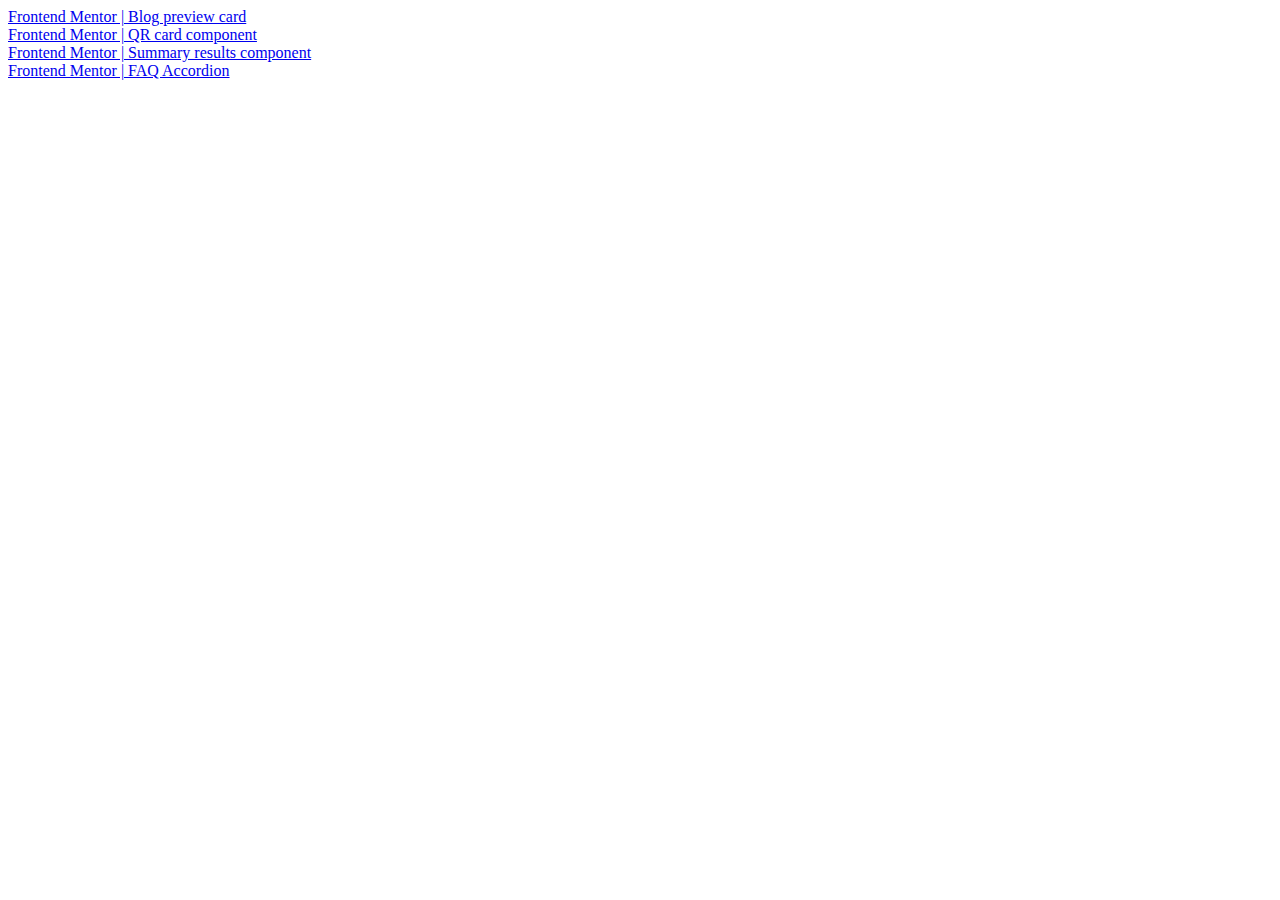
<file: index.html>
<!DOCTYPE html>
<html lang="pl">

<head>
    <meta charset="UTF-8">
    <meta name="viewport" content="width=device-width, initial-scale=1.0">
    <title>Szeri's projects</title>
</head>

<body>
    <header>
        <a href="./projects/others/frontendmentor/1.BlogPreviewCard/blog-preview-card.html">Frontend Mentor | Blog
            preview card</a>
        <br>
        <a href="./projects/others/frontendmentor/2.QRCodeComponent/qr-code-component.html">Frontend Mentor | QR card
            component</a>
        <br>
        <a href="./projects/others/frontendmentor/3.ResultSummaryComponent/result-summary-component.html">Frontend
            Mentor |
            Summary results component</a>
        <br>
        <a href="./projects/others/frontendmentor/4.FAQAccordion/faq-accordion.html">Frontend
            Mentor |
            FAQ Accordion</a>
    </header>
</body>

</html>
</file>
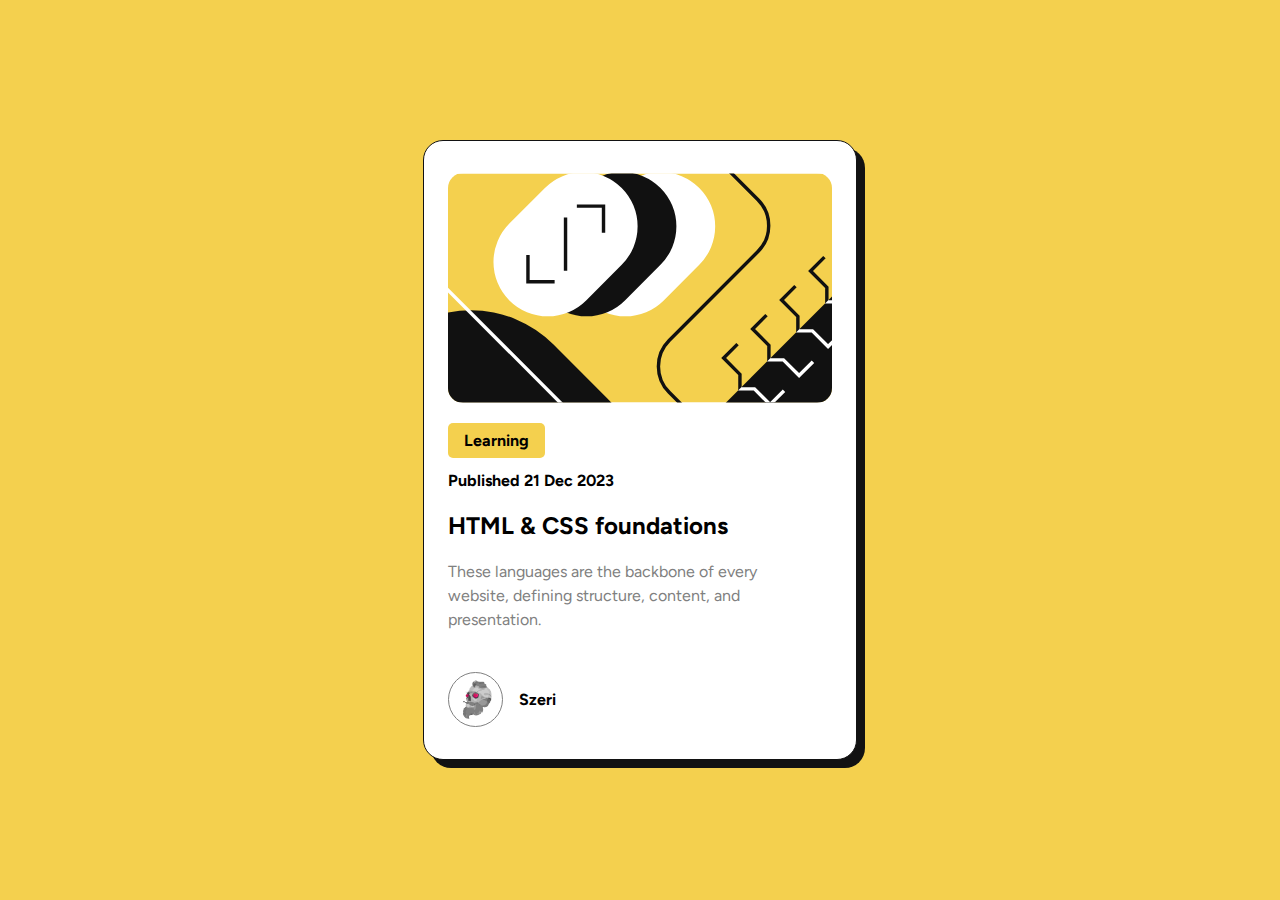
<file: projects/others/frontendmentor/1.BlogPreviewCard/blog-preview-card.html>
<!DOCTYPE html>
<html lang="pl">

<head>
    <meta charset="UTF-8">
    <meta name="viewport" content="width=device-width, initial-scale=1.0">
    <link rel="preconnect" href="https://fonts.googleapis.com">
    <link rel="preconnect" href="https://fonts.gstatic.com" crossorigin>
    <link href="https://fonts.googleapis.com/css2?family=Figtree:wght@400;600;700&display=swap" rel="stylesheet">
    <link rel="stylesheet" href="style.css">
    <link rel="icon" type="image/x-icon" href="../../../../resources/images/favicons/ceterdiv-favicon.png">
    <title>Blog preview card</title>
</head>

<body>

    <div class="card">
        <img class="card__img" src="./assets/images/illustration-article.svg"
            alt="main card picture with dev theme vector graphic">
        <div class="card__body">
            <span class="card__body__tag">Learning</span>
            <h4>Published 21 Dec 2023</h4>
            <h2>HTML & CSS foundations</h2>
            <p>These languages are the backbone of every website, defining structure, content, and presentation.</p>
        </div>
        <div class="card__footer">
            <img src="./assets/images/szeri-logo.png" alt="my profile avatar">
            <span>Szeri</span>
        </div>
    </div>
</body>

</html>
</file>
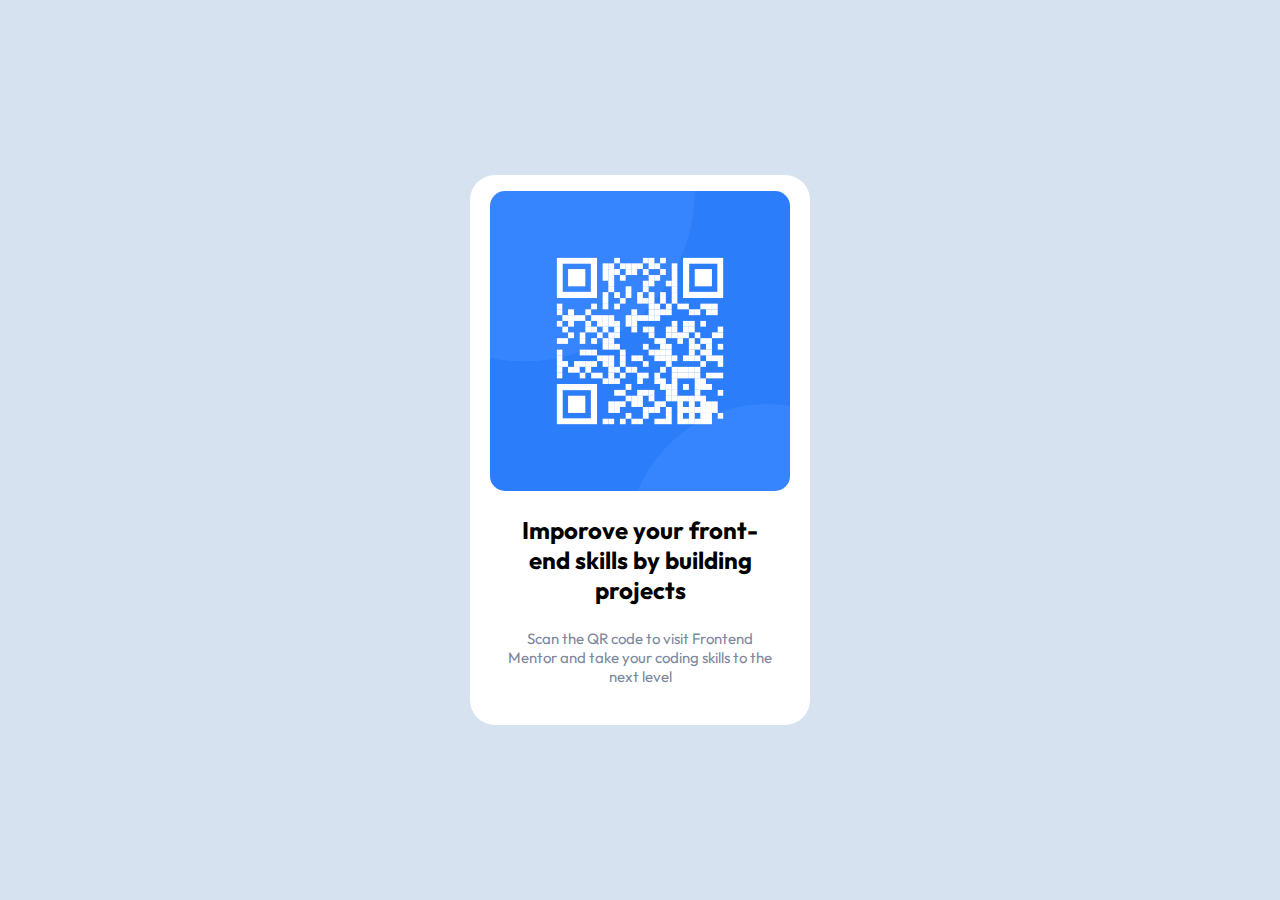
<file: projects/others/frontendmentor/2.QRCodeComponent/qr-code-component.html>
<!DOCTYPE html>
<html lang="en">

<head>
    <meta charset="UTF-8">
    <meta name="viewport" content="width=device-width, initial-scale=1.0">
    <link rel="preconnect" href="https://fonts.googleapis.com">
    <link rel="preconnect" href="https://fonts.gstatic.com" crossorigin>
    <link href="https://fonts.googleapis.com/css2?family=Outfit:wght@400;700&display=swap" rel="stylesheet">
    <link rel="stylesheet" href="style.css">
    <title>QR code component</title>
</head>

<body>
    <div class="card">
        <img src="./images/image-qr-code.png" alt="QR code">
        <div class="content">
            <h2>Imporove your front-end skills by building projects</h2>
            <p>Scan the QR code to visit Frontend Mentor and take your coding skills to the next level</p>
        </div>
    </div>
</body>

</html>
</file>
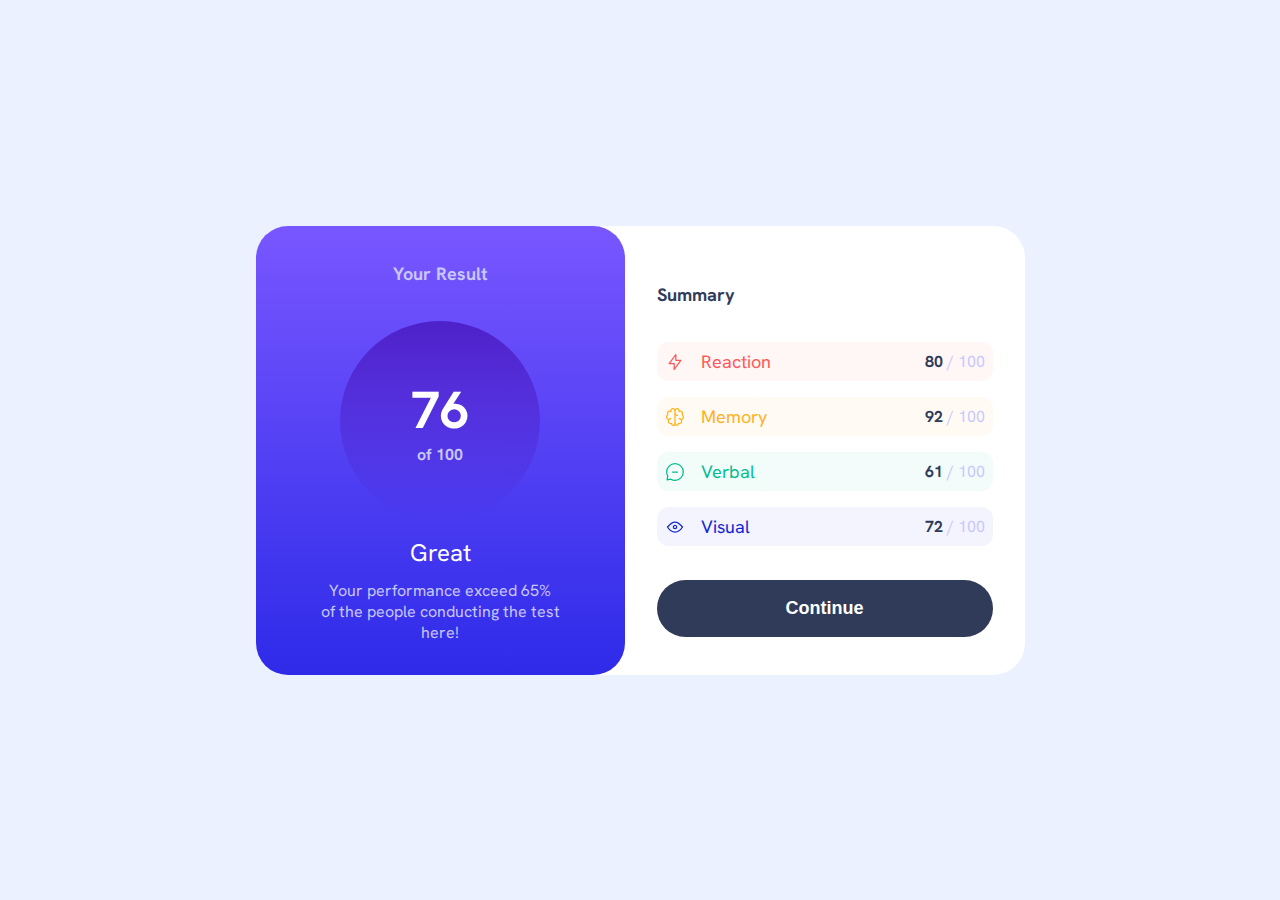
<file: projects/others/frontendmentor/3.ResultSummaryComponent/result-summary-component.html>
<!DOCTYPE html>
<html lang="en">

<head>
    <meta charset="UTF-8">
    <meta name="viewport" content="width=device-width, initial-scale=1.0">
    <link rel="preconnect" href="https://fonts.googleapis.com">
    <link rel="preconnect" href="https://fonts.gstatic.com" crossorigin>
    <link href="https://fonts.googleapis.com/css2?family=Hanken+Grotesk:wght@500;700;800&display=swap" rel="stylesheet">
    <link rel="stylesheet" href="style.css">
    <script src="script.js" defer></script>
    <title>Results summary comeponent</title>
</head>

<body>

    <div class="card">
        <div class="result">
            <p class="title">Your Result</p>
            <div class="circle">
                <p>76</p>
                <p>of 100</p>
            </div>
            <div class="bottom">
                <p>Great</p>
                <p>Your performance exceed 65% of the people conducting the test here!</p>
            </div>
        </div>
        <div class="summary">
            <p class="title">Summary</p>
            <div class="scores">

            </div>
            <button class="btn">Continue</button>
        </div>
        <div id="test"></div>
    </div>

</body>

</html>
</file>
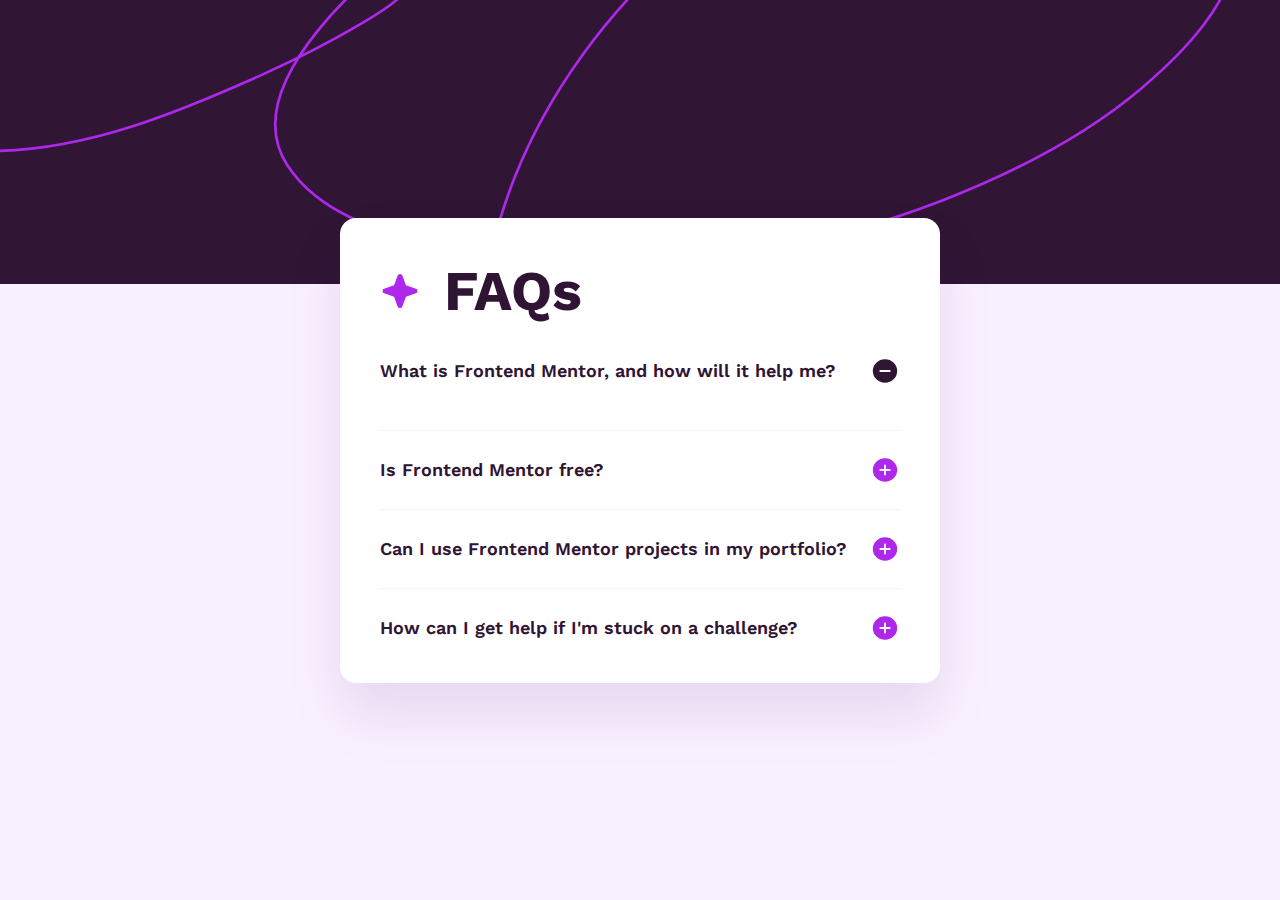
<file: projects/others/frontendmentor/4.FAQAccordion/faq-accordion.html>
<!DOCTYPE html>
<html lang="pl">

<head>
    <meta charset="UTF-8">
    <meta name="viewport" content="width=device-width, initial-scale=1.0">
    <meta name="description" content="Frontend Mentor FAQ Accordion project">
    <title>FAQ Accordion</title>
    <link rel="preconnect" href="https://fonts.googleapis.com">
    <link rel="preconnect" href="https://fonts.gstatic.com" crossorigin>
    <link href="https://fonts.googleapis.com/css2?family=Work+Sans:wght@400;600;700&display=swap" rel="stylesheet">
    <link rel="stylesheet" href="./css/style.min.css">
    <script src="./js/script.min.js" defer></script>
</head>

<body>

    <main class="main">
        <div class="card">
            <div class="header">
                <img src="./img/icon-star.svg" alt="">
                <h2>FAQs</h2>
            </div>
            <!-- Albo button i ::after icon albo divy-->
            <div class="accordions">
                <div class="accordions__item" tabindex="0">
                    <div class="accordions__item-header">
                        <h3 class="accordions__item-title">What is Frontend Mentor, and how will it help me?</h3>
                        <img class="accordions__item-icon accordions__item-icon--plus hidden" src="./img/icon-plus.svg">
                        <img class="accordions__item-icon accordions__item-icon--minus" src="./img/icon-minus.svg">
                    </div>
                    <p class="accordions__item-content showAnimation">Frontend Mentor offers realistic coding challenges
                        to help developers
                        improve their frontend
                        coding
                        skills with projects in HTML, CSS, and JavaScript. It's suitable for all levels and ideal for
                        portfolio building.</p>
                </div>
                <div class="accordions__item" tabindex="0">
                    <div class="accordions__item-header">
                        <h3 class="accordions__item-title">Is Frontend Mentor free?</h3>
                        <img class="accordions__item-icon accordions__item-icon--plus" src="./img/icon-plus.svg">
                        <img class="accordions__item-icon accordions__item-icon--minus hidden"
                            src="./img/icon-minus.svg">
                    </div>
                    <p class="accordions__item-content">The majority of our challenges are free, yes. We do have some
                        that are premium and require a Pro
                        subscription to access. It will say on each challenge whether they are free or premium, so it's
                        easy to tell the difference.</p>
                </div>
                <div class="accordions__item" tabindex="0">
                    <div class="accordions__item-header">
                        <h3 class="accordions__item-title">Can I use Frontend Mentor projects in my portfolio?</h3>
                        <img class="accordions__item-icon accordions__item-icon--plus" src="./img/icon-plus.svg">
                        <img class="accordions__item-icon accordions__item-icon--minus hidden"
                            src="./img/icon-minus.svg">
                    </div>
                    <p class="accordions__item-content">Definitely! Please do feel free to use whatever you build in
                        your portfolio. Helping developers
                        add professional-looking projects to their portfolio was one of the reasons we created this
                        platform!</p>
                </div>
                <div class="accordions__item" tabindex="0">
                    <div class="accordions__item-header">
                        <h3 class="accordions__item-title">How can I get help if I'm stuck on a challenge?</h3>
                        <img class="accordions__item-icon accordions__item-icon--plus" src="./img/icon-plus.svg">
                        <img class="accordions__item-icon accordions__item-icon--minus hidden"
                            src="./img/icon-minus.svg">
                    </div>
                    <p class="accordions__item-content">The best (and quickest) way to get help on a challenge is in our
                        Discord server. There are
                        thousands of other developers in there, so it's a great place to ask questions. We even have a
                        dedicated "help" channel! If you haven't joined yet, you can get an invite to our Discord server
                        here.</p>
                </div>
            </div>
        </div>
    </main>

</body>

</html>
</file>
<file: projects/others/frontendmentor/1.BlogPreviewCard/style.css>
:root {
    /*Colors*/

    /*Primary*/

    --Yellow: hsl(47, 88%, 63%);

    /* Neutral*/

    --White: hsl(0, 0%, 100%);
    --Grey: hsl(0, 0%, 50%);
    --Black: hsl(0, 0%, 7%);
}



body {
    margin: 0;
    font-family: 'Figtree', sans-serif;
    background-color: var(--Yellow);
    display: grid;
    place-items: center;
    min-height: 100vh;
}

.card {
    margin: 0 auto;
    background-color: var(--White);
    border: 1.5px solid var(--Black);
    box-shadow: 8px 8px var(--Black);
    width: 350px;
    border-radius: 20px;
    padding: 1.5em 1em;
}

.card__img {
    border-radius: 15px;
    margin: 0.5em;
}

.card__body {
    padding: 1em .5em;
}

.card__body__tag {
    background-color: var(--Yellow);
    text-align: center;
    font-weight: bold;
    padding: .5em 1em;
    border-radius: 5px;
}

h2 {
    transition: color .3s;
    cursor: pointer;
}

h2:hover {
    color: var(--Yellow);
}

p {
    color: var(--Grey);
    line-height: 24px;
}

.card__footer {
    display: flex;
    align-items: center;
    gap: 1em;
    font-weight: bold;
    padding: .5em .5em;
}

.card__footer img {
    width: 50px;
    height: 50px;
    border: 1.5px solid var(--Grey);
    border-radius: 50%;
    padding: .1em;
}


@media (min-width: 768px) {
    .card {
        width: 400px;
    }

    .card__img {
        height: 230px;
    }

    .card__body {
        width: 370px;
    }


}
</file>
<file: projects/others/frontendmentor/2.QRCodeComponent/style.css>
* {
  box-sizing: border-box;
  margin: 0;
  padding: 0;
}

body {
  font-family: "Outfit", sans-serif;
  min-height: 100vh;
  display: grid;
  place-items: center;
  background-color: hsl(212, 45%, 89%);
}

.card {
  width: 340px;
  background-color: hsl(0, 0%, 100%);
  padding: 1em 2em;
  display: flex;
  flex-direction: column;
  justify-content: center;
  align-items: center;
  text-align: center;
  border-radius: 25px;
}

img {
  width: 300px;
  border-radius: 15px;
}

h2,
p {
  margin: 1em 0;
}

p {
  font-size: 15px;
  color: hsl(220, 15%, 55%);
  padding-bottom: 0.5em;
}/*# sourceMappingURL=style.css.map */
</file>
<file: projects/others/frontendmentor/3.ResultSummaryComponent/style.css>
/* Colors */
/* Background */
/* Circle */
/* Fonts */
* {
  margin: 0;
  padding: 0;
  box-sizing: border-box;
}

body {
  background-color: hsl(221, 100%, 96%);
  font-family: "Hanken Grotesk", sans-serif;
}

.card {
  background-color: hsl(0, 0%, 100%);
  border-radius: 32px;
}
.card .result {
  display: flex;
  flex-direction: column;
  align-items: center;
  border-bottom-left-radius: 32px;
  border-bottom-right-radius: 32px;
  padding: 1em;
  background: linear-gradient(0deg, hsl(241, 81%, 54%), hsl(252, 100%, 67%));
  color: hsl(241, 100%, 89%);
  font-weight: bold;
}
.card .result .title {
  font-size: 18px;
  margin-bottom: 1em;
}
.card .result .circle {
  height: 200px;
  width: 200px;
  display: flex;
  flex-direction: column;
  justify-content: center;
  align-items: center;
  border-radius: 50%;
  margin-bottom: 1em;
  background: linear-gradient(180deg, hsl(256, 72%, 46%), hsla(241, 72%, 46%, 0));
  color: hsl(241, 100%, 89%);
}
.card .result .circle p {
  font-size: 16px;
}
.card .result .circle p:first-of-type {
  color: hsl(0, 0%, 100%);
  font-size: 52px;
}
.card .result .bottom {
  display: flex;
  flex-direction: column;
  align-items: center;
  margin-bottom: 1em;
}
.card .result .bottom p {
  width: 52%;
  text-align: center;
  font-weight: normal;
}
.card .result .bottom p:first-of-type {
  width: auto;
  font-size: 24px;
  color: hsl(0, 0%, 100%);
  margin-bottom: 0.5em;
}
.card .summary {
  margin: 0 auto;
  display: flex;
  flex-direction: column;
  align-items: center;
  width: 90%;
  max-width: 400px;
  margin-bottom: 1em;
}
.card .summary .title {
  align-self: start;
  padding: 2em 0;
  font-size: 18px;
  font-weight: bold;
  color: hsl(224, 30%, 27%);
}
.card .summary .scores {
  width: 100%;
}
.card .summary .scores .score {
  display: flex;
  align-items: center;
  gap: 1em;
  border-radius: 12px;
  padding: 0.5em;
  margin-bottom: 16px;
}
.card .summary .scores .score.one {
  background-image: linear-gradient(rgba(255, 255, 255, 0.95), rgba(255, 255, 255, 0.95)), linear-gradient(hsl(0, 100%, 67%), hsl(0, 100%, 67%));
  color: hsl(0, 100%, 67%);
}
.card .summary .scores .score.two {
  background-image: linear-gradient(rgba(255, 255, 255, 0.95), rgba(255, 255, 255, 0.95)), linear-gradient(hsl(39, 100%, 56%), hsl(39, 100%, 56%));
  color: hsl(39, 100%, 56%);
}
.card .summary .scores .score.three {
  background-image: linear-gradient(rgba(255, 255, 255, 0.95), rgba(255, 255, 255, 0.95)), linear-gradient(hsl(166, 100%, 37%), hsl(166, 100%, 37%));
  color: hsl(166, 100%, 37%);
}
.card .summary .scores .score.four {
  background-image: linear-gradient(rgba(255, 255, 255, 0.95), rgba(255, 255, 255, 0.95)), linear-gradient(hsl(234, 85%, 45%), hsl(234, 85%, 45%));
  color: hsl(234, 85%, 45%);
}
.card .summary .scores .score h2 {
  font-weight: normal;
  font-size: 18px;
}
.card .summary .scores .score p {
  margin-left: auto;
  color: hsl(241, 100%, 89%);
}
.card .summary .scores .score .dark {
  color: hsl(224, 30%, 27%);
  font-weight: bold;
}
.card .summary .btn {
  background-color: hsl(224, 30%, 27%);
  width: 100%;
  max-width: 400px;
  border-radius: 128px;
  color: hsl(0, 0%, 100%);
  font-size: 18px;
  font-weight: bold;
  padding: 1em 0;
  border: none;
  margin-top: 1em;
}
.card .summary .btn:hover {
  background: linear-gradient(0deg, hsl(241, 81%, 54%), hsl(252, 100%, 67%));
}

@media (min-width: 992px) {
  body {
    min-height: 100vh;
    display: grid;
    place-items: center;
  }
  .card {
    display: flex;
  }
  .card .result {
    border-radius: 32px;
    padding: 0;
  }
  .card .result .title {
    margin: 2em 0;
  }
  .card .result .bottom {
    margin-bottom: 2em;
  }
  .card .result .bottom p {
    width: 65%;
  }
  .card .summary {
    display: flex;
    justify-content: center;
    align-items: center;
    padding: 0 2em;
  }
}/*# sourceMappingURL=style.css.map */
</file>
<file: projects/others/frontendmentor/4.FAQAccordion/css/style.min.css>
*,:after,:before{box-sizing:border-box;margin:0;padding:0}html{font-size:62.5%}body{background-image:url(../img/background-pattern-mobile.svg);background-repeat:no-repeat;background-size:contain;background-color:#f9f0ff;font-family:Work Sans,sans-serif}.main{min-height:100vh;display:flex;justify-content:center;align-items:center}.hidden{display:none}.card{max-width:33rem;padding:2.4rem;border-radius:.8rem;background-color:#fff;box-shadow:0 32px 56px rgba(80,0,117,.1)}.card .header{display:flex;align-items:center}.card .header h2{padding-left:2.4rem;font-weight:700;font-size:32px;color:#2f1533}.card .header img{padding:0;width:2.4rem;height:2.4rem}.card .accordions{margin-top:2.4em}.card .accordions .accordions__item{border-bottom:1px solid #f9f0ff;padding:2rem 0}.card .accordions .accordions__item:last-of-type{border:none}.card .accordions .accordions__item:focus{border:1px solid #2f1533}.card .accordions .accordions__item:first-of-type{padding-top:0;padding-bottom:2rem}.card .accordions .accordions__item:last-of-type{padding-bottom:0}.card .accordions .accordions__item .accordions__item-header{list-style:none;display:flex;justify-content:space-between;align-items:center;cursor:pointer}.card .accordions .accordions__item .accordions__item-header .accordions__item-title{padding-right:2.4rem;color:#2f1533;font-weight:600;font-size:1.6rem}.card .accordions .accordions__item .accordions__item-header .accordions__item-title:hover{color:#ad28eb}.card .accordions .accordions__item .accordions__item-header .accordions__item-icon{width:3rem;height:3rem}.card .accordions .accordions__item .accordions__item-content{max-height:0;color:#8c6991;overflow:hidden;font-size:1.4rem;line-height:150%}.card .accordions .accordions__item .showAnimation{animation:a 1s forwards;padding-top:2.4rem}.card .accordions .accordions__item .hideAnimation{animation:b .5s forwards}@keyframes a{0%{max-height:0}to{max-height:33rem}}@keyframes b{0%{max-height:33rem;padding-top:2.4rem}to{max-height:0;padding-top:0}}@media (min-width:992px){body{background-image:url(../img/background-pattern-desktop.svg)}.card{max-width:60rem;padding:4rem;border-radius:1.6rem}.card .header h2{font-size:56px}.card .header img{width:4rem;height:4rem}.card .accordions{margin-top:3.2rem}.card .accordions .accordions__item{padding:2.4rem 0}.card .accordions .accordions__item .accordions__item-header .accordions__item-title{padding:0;font-size:1.8rem}.card .accordions .accordions__item .accordions__item-content{font-size:1.6rem}}
/*# sourceMappingURL=[data-uri] */
</file>
